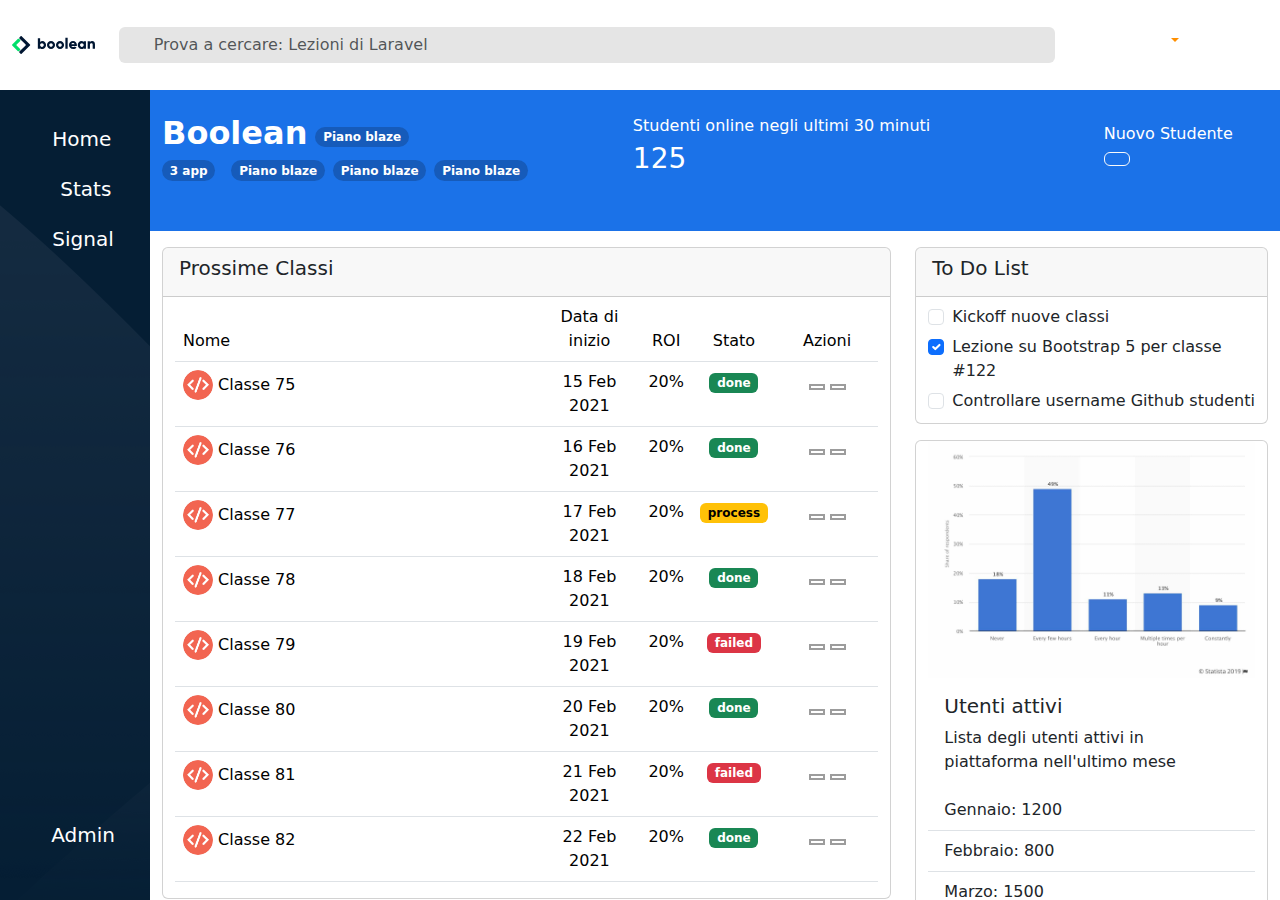
<file: index.html>
<!DOCTYPE html>
<html lang="en">
<head>
    <meta charset="UTF-8">
    <meta name="viewport" content="width=device-width, initial-scale=1.0">
    <!-- Bootstrap CSS-->
    <link href="https://cdn.jsdelivr.net/npm/bootstrap@5.3.3/dist/css/bootstrap.min.css" rel="stylesheet" integrity="sha384-QWTKZyjpPEjISv5WaRU9OFeRpok6YctnYmDr5pNlyT2bRjXh0JMhjY6hW+ALEwIH" crossorigin="anonymous">
    <!-- /Bootstrap CSS-->
    <!-- Fontawesome-->
    <link rel="stylesheet" href="https://cdnjs.cloudflare.com/ajax/libs/font-awesome/6.5.1/css/all.min.css" integrity="sha512-DTOQO9RWCH3ppGqcWaEA1BIZOC6xxalwEsw9c2QQeAIftl+Vegovlnee1c9QX4TctnWMn13TZye+giMm8e2LwA==" crossorigin="anonymous" referrerpolicy="no-referrer" />
    <!-- /Fontawesome-->
    <link rel="stylesheet" href="style.css">
    <title>Dashboard</title>
</head>
<body>
    <header class="container-fluid stick-top">
            <div class="row h-100">
                <div class="col-1 d-flex text-center align-items-center justify-content-center"> <!-- Colonna con i loghi-->
                    <img class="ms-mobile-logo" src="./img/mobile-logo.png" alt="">
                    <img class="ms-full-logo" src="./img/logo.svg" alt="">
                </div>
                <div class="col-9 d-flex align-items-center">
                    <div class="input-group">
                        <span class="input-group-text ms-search" id="basic-addon1"><i class="fa-solid fa-magnifying-glass"></i></span>
                        <input type="text" class="form-control ms-search" placeholder="Prova a cercare: Lezioni di Laravel" aria-label="Username" aria-describedby="basic-addon1">
                    </div>
                </div>
                <div class="col-2 d-flex align-items-center">
                    <ul class="d-flex align-items-center pt-2">
                        <li class="d-none d-lg-block"><i class="fa-solid fa-list"></i></li>
                        <li class="d-none d-lg-block"><i class="fa-solid fa-circle-question"></i></li>
                        <li class="d-none d-lg-block"><i class="fa-solid fa-ellipsis-vertical"></i></li>
                        <li class="ms-yellow-text">
                            <div class="dropdown">
                                <i class="fa-solid fa-bell dropdown-toggle" role="button" data-bs-toggle="dropdown" aria-expanded="false"></i>
                            <ul class="dropdown-menu">
                              <li><a class="dropdown-item" href="#">Profilo</a></li>
                              <li><a class="dropdown-item" href="#">Fatturazione</a></li>
                              <li><a class="dropdown-item" href="#">Logout</a></li>
                            </ul>
                            </div>
                        </li>
                    </ul>
                </div>
            </div>
    </header>

    <div class="ms-wrapper d-flex">
        <aside class="d-flex flex-column justify-content-between py-4">
            <div class="d-flex justify-content-center"> <!-- Contenitore della lista con Home, Stats, Signal-->
                <ul class="text-white fs-5">
                    <li class="px-2">
                        <i class="fa-solid fa-house"></i> <span class="d-none d-lg-inline ps-3">Home</span>
                    </li>
                    <li class="px-2">
                        <i class="fa-solid fa-chart-simple"></i> <span class="d-none d-lg-inline ps-4">Stats</span>
                    </li>
                    <li class="px-2">
                        <i class="fa-solid fa-signal"></i> <span class="d-none d-lg-inline ps-3">Signal</span>
                    </li>
                </ul>
            </div>
            <div class="d-flex justify-content-center"> <!-- Contenitore con Admin-->
                <ul class="text-white fs-5">
                    <li class="px-2">
                        <i class="fa-solid fa-gear"></i> <span class="d-none d-lg-inline ps-3">Admin</span>
                    </li>
                </ul>
            </div>
        </aside>

        <main class="d-flex">
            <div class="ms-main-container">
                <section id="control-center" class="container-fluid pt-4"> <!-- Sezione azzurra-->
                    <div class="row justify-content-between">
                        <div class="col-12 col-md-4 col-xl-2 pt-2 order-md-3">
                            <span class="text-white pe-3">Nuovo Studente</span>
                            <button class="btn btn-outline-light" type="button" data-bs-toggle="offcanvas" data-bs-target="#offcanvasRight" aria-controls="offcanvasRight"><i class="text-white fa-solid fa-plus"></i></button>

                            <div class="offcanvas offcanvas-end w-100 ms-oc-width" tabindex="-1" id="offcanvasRight" aria-labelledby="offcanvasRightLabel">
                            <div class="offcanvas-header">
                                <h5 class="offcanvas-title" id="offcanvasRightLabel">Inserisci un nuovo studente</h5>
                                <button type="button" class="btn-close" data-bs-dismiss="offcanvas" aria-label="Close"></button>
                            </div>
                            <div class="offcanvas-body"> <!-- Form da inserire-->
                                <div class="row">
                                    <div class="col-12 col-sm-6 mb-3">
                                      <label for="exampleFormControlInput1" class="form-label">Nome</label>
                                      <input type="text" class="form-control" id="exampleFormControlInput1">
                                    </div>
                    
                                    <div class="col-12 col-sm-6 mb-3">
                                      <label for="exampleFormControlInput1" class="form-label">Cognome</label>
                                      <input type="text" class="form-control" id="exampleFormControlInput1">
                                    </div>
                    
                                    <div class="col-12 col-sm-6">
                                      <label for="exampleFormControlInput1" class="form-label">Mail</label>
                                      <div class="input-group mb-3">
                                          <span class="input-group-text" id="basic-addon1">@</span>
                                          <input type="text" class="form-control" aria-label="Username" aria-describedby="basic-addon1">
                                      </div>
                                    </div>
                    
                                    <div class="col-12 col-sm-6 mb-3">
                                      <label for="exampleFormControlInput1" class="form-label">Password</label>
                                      <input type="password" class="form-control" id="exampleFormControlInput1">
                                    </div>
                    
                                    <div class="col-12 mb-3">
                                      <label for="exampleFormControlInput1" class="form-label">Indirizzo</label>
                                      <input type="text" class="form-control" id="exampleFormControlInput1">
                                    </div>
                    
                                    <div class="col-12 col-sm-6 mb-3">
                                      <label for="exampleFormControlInput1" class="form-label">Città</label>
                                      <input type="text" class="form-control" id="exampleFormControlInput1">
                                    </div>
                    
                                    <div class="col-12 col-sm-4">
                                      <label for="exampleFormControlInput1" class="form-label">Stato</label>
                                      <div class="input-group mb-3">
                                          <select class="form-select" id="inputGroupSelect02">
                                          <option selected="">Scegli...</option>
                                          <option value="1">One</option>
                                          <option value="2">Two</option>
                                          <option value="3">Three</option>
                                          </select>
                                      </div>
                                    </div>
                                    
                                    <div class="col-12 col-sm-2 mb-3">
                                      <label for="exampleFormControlInput1" class="form-label">CAP</label>
                                      <input type="text" class="form-control" id="exampleFormControlInput1">
                                    </div>
                    
                                    <div class="col-12">
                                      <label for="exampleFormControlInput1" class="form-label">Foto</label>
                                      <div class="input-group">
                                          <input type="file" class="form-control" id="inputGroupFile04" aria-describedby="inputGroupFileAddon04" aria-label="Upload">
                                      </div>
                                    </div>
                    
                                    <div class="col-12 py-4">
                                      <input type="checkbox" class="me-2" name="" id="">Seleziona per proseguire
                                    </div>
                                    
                                    <div class="col-12">
                                      <input type="button" value="Svuota" class="ms-btn ms-btn-clean">
                                      <input type="button" value="Salva" class="ms-btn ms-btn-save">
                                    </div>
                                </div>
                            </div>
                            </div>
                        </div>
                        <div class="col-12 col-md-4 my-4 my-md-0">
                            <div class="d-flex align-items-center">
                                <h2 class="text-white pe-2"><strong>Boolean</strong></h2>
                                <span class="badge ms-badge">Piano blaze</span>
                            </div>
                            <div class="d-flex align-items-center">
                                <span class="badge ms-badge">3 app</span>
                                <span class="text-white px-2"><i class="fa-solid fa-angles-right"></i></span>
                                <span class="badge ms-badge d-lg-none"><i class="fa-solid fa-plus"></i></span>
                                <span class="badge ms-badge d-none d-lg-inline">Piano blaze</span>
                                <span class="badge ms-badge mx-2 d-none d-lg-inline">Piano blaze</span>
                                <span class="badge ms-badge d-none d-lg-inline">Piano blaze</span>
                            </div>
                        </div>
                        <div class="col-12 col-md-4">
                            <div class="text-white">Studenti online negli ultimi 30 minuti</div>
                            <div class="text-white fs-3">125</div>
                        </div>
                    </div>
                </section>

                <section class="container-fluid"> <!-- Sezione con le card-->
                    <div class="row">
                        <div class="col-12 col-lg-8"> <!-- Colonna di sinistra-->
                            <div class="card mt-3"> <!-- Tabella-->
                                <div class="card-header">
                                    <h5>Prossime Classi</h5>
                                </div>
                                <div class="container-fluid">
                                  <table class="table table-hover text-center">
                                  <thead >
                                    <tr>
                                      <th class="ms-name-th fw-normal text-start" scope="col">Nome</th>
                                      <th class="ms-date-th fw-normal" scope="col">Data di inizio</th>
                                      <th class="ms-roi-th fw-normal" scope="col">ROI</th>
                                      <th class="ms-state-th fw-normal" scope="col">Stato</th>
                                      <th class="ms-action-th fw-normal" scope="col">Azioni
                                      </th>
                                    </tr>
                                  </thead>
                                  <tbody>
                                    <tr>
                                      <th class="fw-normal text-start" scope="row"> <img src="img/class-avatar.jpg"> Classe 75</th>
                                      <td>15 Feb 2021</td>
                                      <td>20%</td>
                                      <td><span class="badge text-bg-success">done</span></td>
                                      <td>
                                        <button class="ms-btn-edit"><i class="fa-solid fa-pen"></i></button>
                                        <button class="ms-btn-trash"><i class="fa-solid fa-trash"></i></button>
                                      </td>
                                    </tr>
                                    <tr>
                                      <th class="fw-normal text-start" scope="row"> <img src="img/class-avatar.jpg"> Classe 76</th>
                                      <td>16 Feb 2021</td>
                                      <td>20%</td>
                                      <td><span class="badge text-bg-success">done</span></td>
                                      <td>
                                        <button class="ms-btn-edit"><i class="fa-solid fa-pen"></i></button>
                                        <button class="ms-btn-trash"><i class="fa-solid fa-trash"></i></button>
                                      </td>
                                    </tr>
                                    <tr>
                                      <th class="fw-normal text-start" scope="row"> <img src="img/class-avatar.jpg"> Classe 77</th>
                                      <td>17 Feb 2021</td>
                                      <td>20%</td>
                                      <td><span class="badge text-bg-warning">process</span></td>
                                      <td>
                                        <button class="ms-btn-edit"><i class="fa-solid fa-pen"></i></button>
                                        <button class="ms-btn-trash"><i class="fa-solid fa-trash"></i></button>
                                      </td>
                                    </tr>
                                    <tr>
                                      <th class="fw-normal text-start" scope="row"> <img src="img/class-avatar.jpg"> Classe 78</th>
                                      <td>18 Feb 2021</td>
                                      <td>20%</td>
                                      <td><span class="badge text-bg-success">done</span></td>
                                      <td>
                                        <button class="ms-btn-edit"><i class="fa-solid fa-pen"></i></button>
                                        <button class="ms-btn-trash"><i class="fa-solid fa-trash"></i></button>
                                      </td>
                                    </tr>
                                    <tr>
                                      <th class="fw-normal text-start" scope="row"> <img src="img/class-avatar.jpg"> Classe 79</th>
                                      <td>19 Feb 2021</td>
                                      <td>20%</td>
                                      <td><span class="badge text-bg-danger">failed</span></td>
                                      <td>
                                        <button class="ms-btn-edit"><i class="fa-solid fa-pen"></i></button>
                                        <button class="ms-btn-trash"><i class="fa-solid fa-trash"></i></button>
                                      </td>
                                    </tr>
                                    <tr>
                                      <th class="fw-normal text-start" scope="row"> <img src="img/class-avatar.jpg"> Classe 80</th>
                                      <td>20 Feb 2021</td>
                                      <td>20%</td>
                                      <td><span class="badge text-bg-success">done</span></td>
                                      <td>
                                        <button class="ms-btn-edit"><i class="fa-solid fa-pen"></i></button>
                                        <button class="ms-btn-trash"><i class="fa-solid fa-trash"></i></button>
                                      </td>
                                    </tr>
                                    <tr>
                                      <th class="fw-normal text-start" scope="row"> <img src="img/class-avatar.jpg"> Classe 81</th>
                                      <td>21 Feb 2021</td>
                                      <td>20%</td>
                                      <td><span class="badge text-bg-danger">failed</span></td>
                                      <td>
                                        <button class="ms-btn-edit"><i class="fa-solid fa-pen"></i></button>
                                        <button class="ms-btn-trash"><i class="fa-solid fa-trash"></i></button>
                                      </td>
                                    </tr>
                                    <tr>
                                      <th class="fw-normal text-start" scope="row"> <img src="img/class-avatar.jpg"> Classe 82</th>
                                      <td>22 Feb 2021</td>
                                      <td>20%</td>
                                      <td><span class="badge text-bg-success">done</span></td>
                                      <td>
                                        <button class="ms-btn-edit"><i class="fa-solid fa-pen"></i></button>
                                        <button class="ms-btn-trash"><i class="fa-solid fa-trash"></i></button>
                                      </td>
                                    </tr>
                                  </tbody>
                                </table>
                                </div>
                            </div>

                            <div class="card mt-3"> <!-- Accordion-->
                                <div class="card-header">
                                    <h5>F.A.Q.</h5>
                                </div>
                                <div class="container-fluid">
                                    <div class="accordion accordion-flush" id="accordionFlushExample">
                                        <div class="accordion-item">
                                          <h2 class="accordion-header">
                                            <button class="accordion-button collapsed" type="button" data-bs-toggle="collapse" data-bs-target="#flush-collapseOne" aria-expanded="false" aria-controls="flush-collapseOne">
                                              Come aggiungere un nuovo studente?
                                            </button>
                                          </h2>
                                          <div id="flush-collapseOne" class="accordion-collapse collapse" data-bs-parent="#accordionFlushExample">
                                            <div class="accordion-body">Lorem ipsum, dolor sit amet consectetur adipisicing elit. Nulla, unde maxime assumenda molestias ipsum deserunt ex voluptatem cumque odit, consequuntur aut dolorum voluptates minus laudantium perferendis quibusdam esse modi dolorem!</div>
                                          </div>
                                        </div>
                                        <div class="accordion-item">
                                          <h2 class="accordion-header">
                                            <button class="accordion-button collapsed" type="button" data-bs-toggle="collapse" data-bs-target="#flush-collapseTwo" aria-expanded="false" aria-controls="flush-collapseTwo">
                                              Come posso accedere alle informazioni del mio account?
                                            </button>
                                          </h2>
                                          <div id="flush-collapseTwo" class="accordion-collapse collapse" data-bs-parent="#accordionFlushExample">
                                            <div class="accordion-body">Lorem ipsum dolor sit, amet consectetur adipisicing elit. Quae quod debitis sint quas necessitatibus, expedita laborum eos alias iusto enim dolor autem iure praesentium odio nesciunt assumenda aut quos totam. Lorem ipsum dolor sit amet consectetur adipisicing elit. Dolores nostrum velit culpa tempora nemo perspiciatis pariatur, officiis eveniet ipsum, tempore, quis voluptas. Ipsam voluptate cupiditate blanditiis incidunt corporis. Atque, necessitatibus.</div>
                                          </div>
                                        </div>
                                        <div class="accordion-item">
                                          <h2 class="accordion-header">
                                            <button class="accordion-button collapsed" type="button" data-bs-toggle="collapse" data-bs-target="#flush-collapseThree" aria-expanded="false" aria-controls="flush-collapseThree">
                                              Posso usare questa dashboard da mobile?
                                            </button>
                                          </h2>
                                          <div id="flush-collapseThree" class="accordion-collapse collapse" data-bs-parent="#accordionFlushExample">
                                            <div class="accordion-body">Lorem ipsum dolor, sit amet consectetur adipisicing elit. Sequi ea, doloribus itaque eius excepturi labore praesentium vitae necessitatibus possimus velit minima rem reprehenderit rerum omnis quidem deleniti non dolore vero. Lorem ipsum dolor sit amet consectetur adipisicing elit. Atque consequuntur mollitia eaque delectus autem ad, eligendi, numquam minima qui dicta dolorum quae suscipit voluptas, distinctio quas unde illum ex recusandae? Lorem ipsum dolor sit, amet consectetur adipisicing elit. Quas, reprehenderit. Beatae, laudantium. Quae inventore expedita, voluptates culpa voluptatem aut. Ipsa odit cumque alias officiis sint molestiae magni modi temporibus obcaecati!</div>
                                          </div>
                                        </div>
                                      </div>
                                </div>
                            </div>
                        </div>

                        <div class="col col-lg-4"> <!-- Colonna di destra-->
                            <div class="card mt-3"> <!-- To Do List-->
                                <div class="card-header">
                                    <h5>To Do List</h5>
                                </div>
                                <div class="container-fluid py-2">
                                    <div class="form-check">
                                        <input class="form-check-input" type="checkbox" value="" id="flexCheckDefault">
                                        <label class="form-check-label" for="flexCheckDefault">
                                            Kickoff nuove classi
                                        </label>
                                    </div>
                                    <div class="form-check py-1">
                                        <input class="form-check-input" type="checkbox" value="" id="flexCheckChecked" checked>
                                        <label class="form-check-label" for="flexCheckChecked">
                                            Lezione su Bootstrap 5 per classe #122 
                                        </label>
                                    </div>
                                    <div class="form-check">
                                        <input class="form-check-input" type="checkbox" value="" id="flexCheckDefault">
                                        <label class="form-check-label" for="flexCheckDefault">
                                            Controllare username Github studenti
                                        </label>
                                    </div>
                                </div>
                            </div>
                            <div class="card mt-3"> <!-- Grafico -->
                                <div class="container-fluid">
                                    <img src="./img/stats.jpeg" class="card-img-top" alt="graph">
                                    <div class="card-body">
                                      <h5 class="card-title">Utenti attivi</h5>
                                      <p class="card-text">Lista degli utenti attivi in piattaforma nell'ultimo mese</p>
                                    </div>
                                    <ul class="list-group list-group-flush">
                                      <li class="list-group-item">Gennaio: 1200</li>
                                      <li class="list-group-item">Febbraio: 800</li>
                                      <li class="list-group-item">Marzo: 1500</li>
                                    </ul>
                                    <div class="card-body">
                                      <a href="#" class="card-link">Visualizza report approfondito</a>
                                    </div>
                                  
                                </div>
                            </div>
                        </div>
                    </div>
                </section>
            </div>
        </main>
    </div>
    <!-- Bootstrap JS-->
    <script src="https://cdn.jsdelivr.net/npm/bootstrap@5.3.3/dist/js/bootstrap.bundle.min.js" integrity="sha384-YvpcrYf0tY3lHB60NNkmXc5s9fDVZLESaAA55NDzOxhy9GkcIdslK1eN7N6jIeHz" crossorigin="anonymous"></script>
    <!-- /Bootstrap JS-->
</body>
</html>
</file>
<file: style.css>
/*---------------
    GENERAL
---------------*/

img{
    max-width: 100%;
}

/*---------------
    BUTTONS
---------------*/

.ms-btn{
    width: auto;
    padding: 5px 15px;
    border: none;
    border-radius: 8px;
    text-align: center;
    font-weight: 500;
}

.ms-btn-clean{
    background-color: #0D6DFD;
    color: white;
}

.ms-btn-save{
    background-color: #FFC107;
}

.ms-btn-trash, .ms-btn-edit{
    border: rgb(156, 156, 156) 2px solid;
    background-color: transparent;
}

.ms-btn-trash i, .ms-btn-edit i{
    filter: opacity(0.4);
}

/*---------------
    HEADER
---------------*/

header{
    height: 90px;
}

.ms-mobile-logo{
    max-width: 50px;
}

.ms-full-logo{
    display: none;
    
}

.ms-form-width{
    max-width: 700px;
}

.ms-bg-lightgrey{
    background-color: #e5e5e5;
}

.ms-search{
    border: 0;
    background-color: #E5E5E5;
}
header ul{
    list-style: none;
    gap: 20px;
}

header ul li{
    color: #5b5858;
}

.ms-yellow-text{
    color: #ff8f00;
}
/*---------------
    WRAPPER
---------------*/

.ms-wrapper{
    height: calc(100vh - 90px);
}

/*---------------
    ASIDE
---------------*/

aside{
    width: 100px;
    flex-shrink: 0;
    height: calc(100vh - 90px);
    background-color: #051e34;
    background-image: url(./img/sidebar-bg.png);
}

aside ul{
    padding-left: 0;
    list-style: none;
}

aside ul li{
    padding: 10px 0px;
}

aside ul li:hover{
    background-color: rgba(255, 255, 255, 0.4);
}
/*---------------
    MAIN
---------------*/

main{
    height: calc(100vh - 90px);
    flex-grow: 1;
}

/*--------------------
    CONTROL CENTER
--------------------*/

#control-center{
    background-color: #1b72e8;
    padding-bottom: 50px;
}

.ms-main-container{
    width: 100%;
    height: calc(100vh - 90px);
    overflow-y: auto;
}

.ms-badge{
    background-color: #165bba;
    border-radius: 20px;
}

/*---------------
    TABLE
---------------*/

th img{
    width: 30px;
    border-radius: 50%;
}

.ms-fs-icon{
    font-size: 24px;
}

.ms-name-th{
    width: 50%;
}

.ms-state-th, .ms-action-th{
    width: 25%;
}

.ms-date-th, .ms-roi-th{
    display: none;
}

tbody tr td:nth-child(2), tbody tr td:nth-child(3){
    display: none;
}


/*---------------
    RESPONSIVE
---------------*/

/*--------- SM ---------*/

@media screen and (min-width: 576px) {
    
}

/*--------- MD ---------*/

@media screen and (min-width: 768px) {

    .ms-oc-width{
        width: 50% !important;
    }

    .ms-name-th{
        width: 40%;
    }
    
    .ms-date-th, .ms-action-th, .ms-state-th, .ms-roi-th{
        width: 15%;
    }

    .ms-date-th, .ms-roi-th, tbody tr td:nth-child(2), tbody tr td:nth-child(3){
        display: table-cell;
    }

}

/*--------- LG ---------*/

@media screen and (min-width: 992px) {
    
    .ms-mobile-logo{
        display: none;
    }

    .ms-full-logo{
        display: block;
    }

    aside{
        width: 150px;
    }

    .ms-name-th{
        width: 55%;
    }

    .ms-date-th, .ms-action-th{
        width: 15%;
    }

    .ms-state-th{
        width: 10%;
    }

    .ms-roi-th{
        width: 5%;
    }
    
}

/*--------- XL ---------*/

@media screen and (min-width: 1200px) {
    

}
</file>
